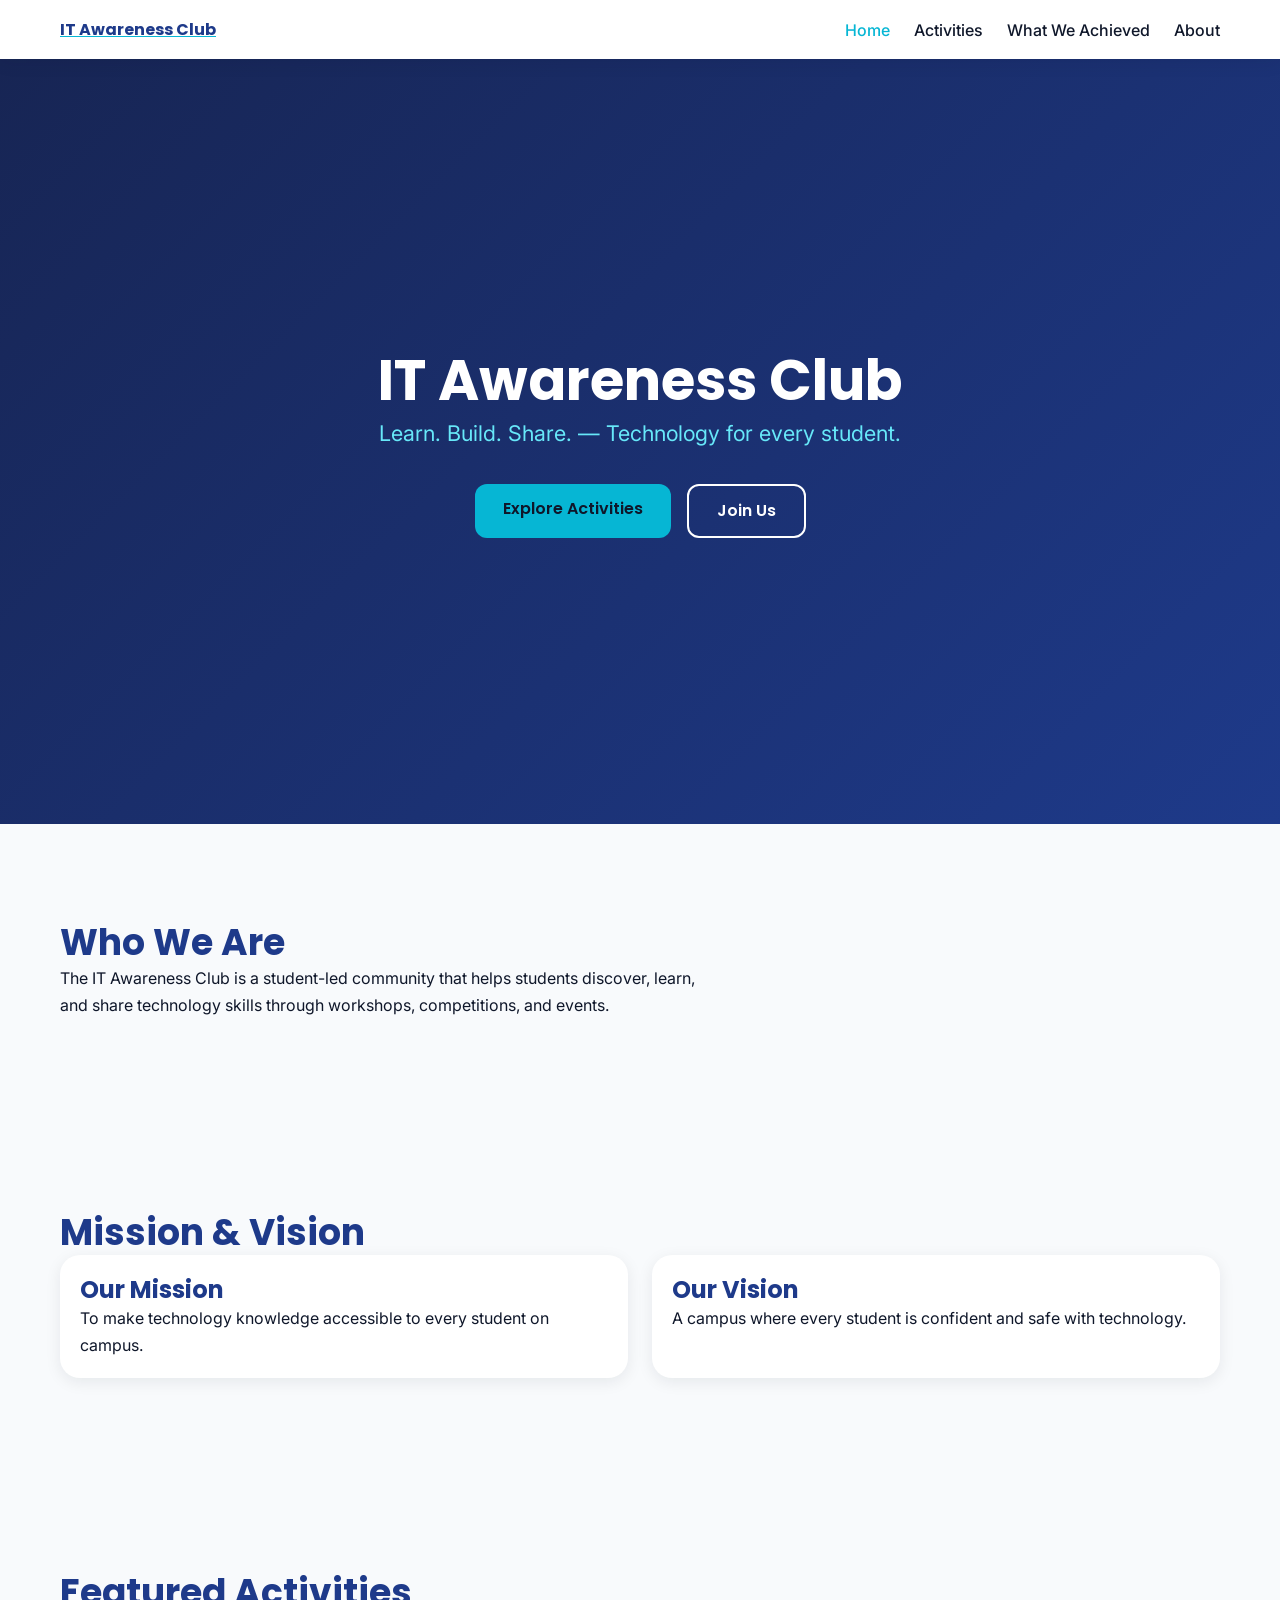
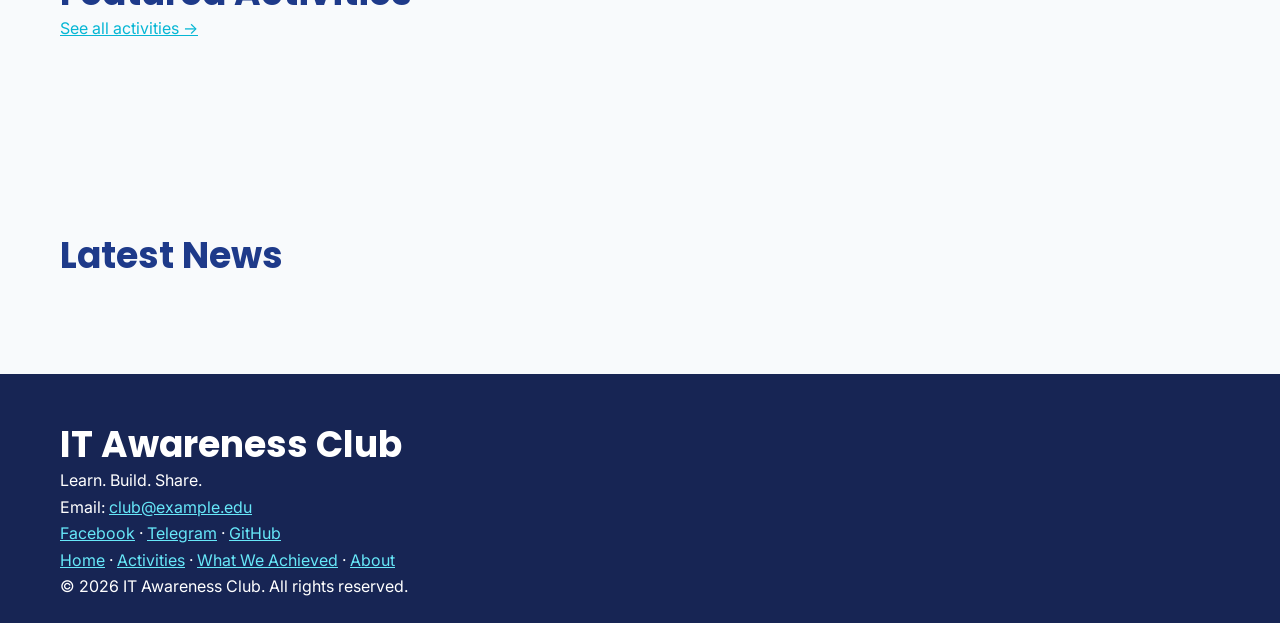
<file: index.html>
<!DOCTYPE html>
<html lang="en">
<head>
  <meta charset="UTF-8">
  <meta name="viewport" content="width=device-width, initial-scale=1.0">
  <title>IT Awareness Club — Learn, Build, Share</title>
  <meta name="description" content="Student IT club: workshops, competitions, and community events. Discover our activities and join us.">

  <!-- Open Graph -->
  <meta property="og:title" content="IT Awareness Club — Learn, Build, Share">
  <meta property="og:description" content="Student IT club: workshops, competitions, and community events. Discover our activities and join us.">
  <meta property="og:type" content="website">
  <meta property="og:image" content="assets/logo/logo.png">

  <!-- Fonts -->
  <link rel="preconnect" href="https://fonts.googleapis.com">
  <link rel="preconnect" href="https://fonts.gstatic.com" crossorigin>
  <link href="https://fonts.googleapis.com/css2?family=Poppins:wght@600;700&family=Inter:wght@400;500&display=swap" rel="stylesheet">

  <!-- Styles -->
  <link rel="stylesheet" href="css/variables.css">
  <link rel="stylesheet" href="css/base.css">
  <link rel="stylesheet" href="css/components.css">
  <link rel="stylesheet" href="css/pages.css">
  <link rel="stylesheet" href="css/animations.css">
  <link rel="icon" href="favicon.ico">
</head>
<body>
  <a class="skip-link" href="#main">Skip to main content</a>

  <div class="preloader" aria-hidden="true"><div class="preloader__spinner"></div></div>

  <header class="navbar">
    <div class="container navbar__inner">
      <a href="index.html" aria-label="IT Awareness Club — Home">
        <strong style="font-family: var(--font-heading); color: var(--color-primary);">IT Awareness Club</strong>
      </a>
      <button class="navbar__toggle" aria-expanded="false" aria-controls="nav-links" aria-label="Toggle menu">
        <svg width="24" height="24" viewBox="0 0 24 24" fill="none" stroke="currentColor" stroke-width="2"><line x1="3" y1="6" x2="21" y2="6"/><line x1="3" y1="12" x2="21" y2="12"/><line x1="3" y1="18" x2="21" y2="18"/></svg>
      </button>
      <ul class="navbar__links" id="nav-links">
        <li><a href="index.html" class="active" aria-current="page">Home</a></li>
        <li><a href="activities.html">Activities</a></li>
        <li><a href="achievements.html">What We Achieved</a></li>
        <li><a href="about.html">About</a></li>
      </ul>
    </div>
  </header>

  <main id="main">
    <!-- Hero -->
    <section class="hero">
      <div class="container">
        <h1 class="fade-up">IT Awareness Club</h1>
        <p class="hero__tagline fade-up fade-up--delay-1">Learn. Build. Share. — Technology for every student.</p>
        <div class="hero__cta fade-up fade-up--delay-2">
          <a class="btn btn--primary" href="activities.html">Explore Activities</a>
          <a class="btn btn--outline" href="about.html" style="color:#fff;border-color:#fff;">Join Us</a>
        </div>
      </div>
    </section>

    <!-- Introduction -->
    <section class="container reveal">
      <h2>Who We Are</h2>
      <p>The IT Awareness Club is a student-led community that helps students discover,
         learn, and share technology skills through workshops, competitions, and events.
         <!-- TODO: replace with the club's real introduction -->
      </p>
    </section>

    <!-- Mission & Vision -->
    <section class="container reveal">
      <h2>Mission &amp; Vision</h2>
      <div class="grid">
        <div class="card"><div class="card__body">
          <h3>Our Mission</h3>
          <p>To make technology knowledge accessible to every student on campus.</p>
        </div></div>
        <div class="card"><div class="card__body">
          <h3>Our Vision</h3>
          <p>A campus where every student is confident and safe with technology.</p>
        </div></div>
      </div>
    </section>

    <!-- Featured activities (static teaser — full list lives on activities.html) -->
    <section class="container reveal">
      <h2>Featured Activities</h2>
      <div class="grid" id="featured-grid">
        <!-- TODO (optional): render top 3 featured items from data/activities.json -->
        <p><a href="activities.html">See all activities →</a></p>
      </div>
    </section>

    <!-- Latest news -->
    <section class="container reveal">
      <h2>Latest News</h2>
      <div id="news-list">
        <!-- TODO (optional): render from data/news.json -->
      </div>
    </section>
  </main>

  <footer class="footer">
    <div class="container">
      <h2 style="color:#fff;">IT Awareness Club</h2>
      <p>Learn. Build. Share.</p>
      <p>Email: <a href="mailto:club@example.edu">club@example.edu</a></p>
      <p>
        <a href="#" aria-label="Facebook">Facebook</a> ·
        <a href="#" aria-label="Telegram">Telegram</a> ·
        <a href="#" aria-label="GitHub">GitHub</a>
      </p>
      <nav aria-label="Footer">
        <a href="index.html">Home</a> ·
        <a href="activities.html">Activities</a> ·
        <a href="achievements.html">What We Achieved</a> ·
        <a href="about.html">About</a>
      </nav>
      <p>© <span id="footer-year"></span> IT Awareness Club. All rights reserved.</p>
    </div>
  </footer>

  <button class="back-to-top" aria-label="Back to top">
    <svg width="20" height="20" viewBox="0 0 24 24" fill="none" stroke="currentColor" stroke-width="2" style="margin:auto;"><polyline points="18 15 12 9 6 15"/></svg>
  </button>

  <script src="js/main.js" defer></script>
  <script src="js/reveal.js" defer></script>
  <script src="js/lightbox.js" defer></script>

</body>
</html>
</file>
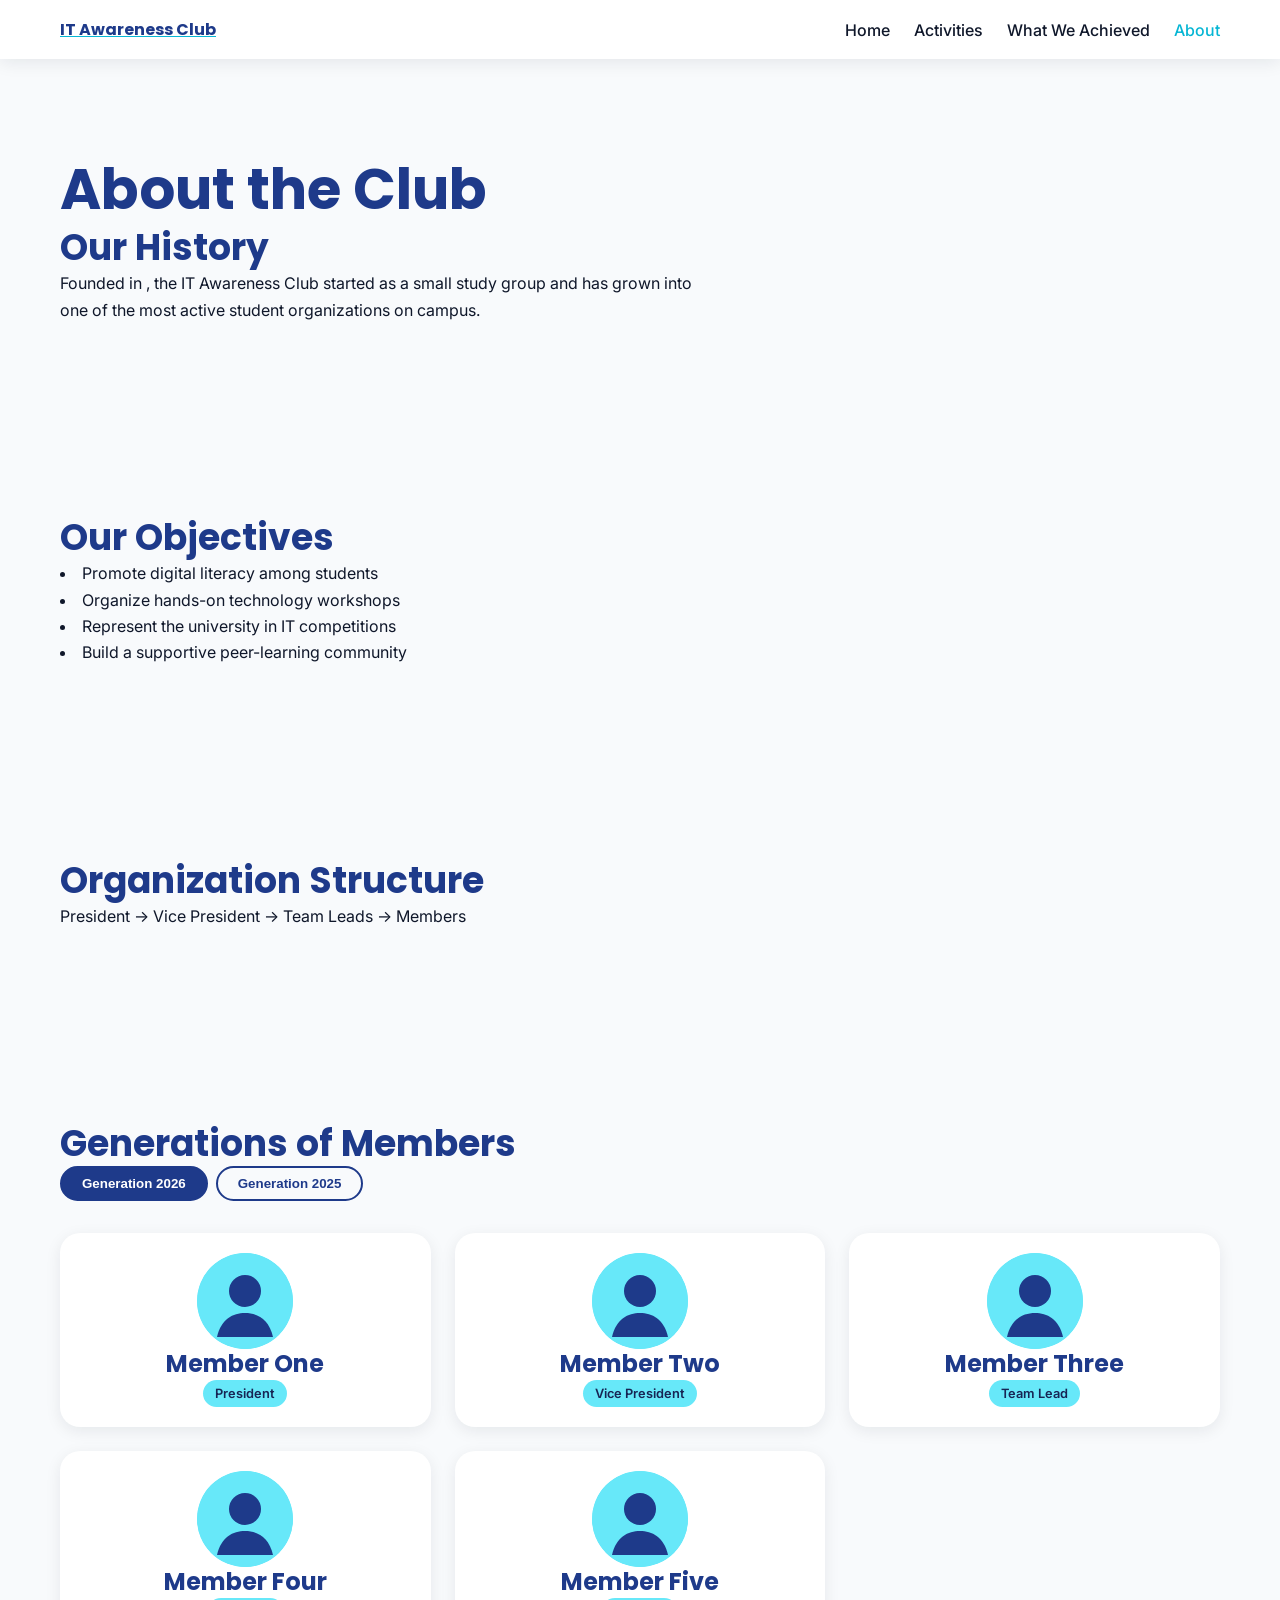
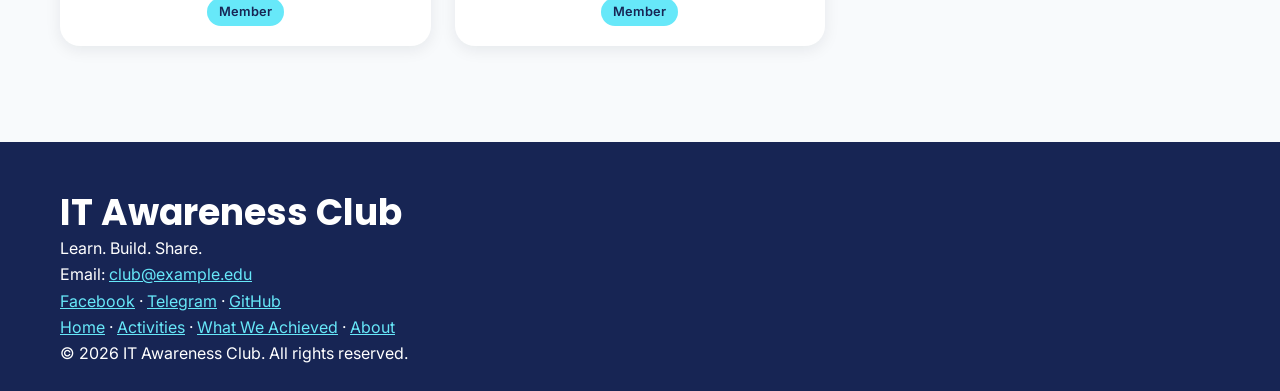
<file: about.html>
<!DOCTYPE html>
<html lang="en">
<head>
  <meta charset="UTF-8">
  <meta name="viewport" content="width=device-width, initial-scale=1.0">
  <title>About — IT Awareness Club</title>
  <meta name="description" content="Our history, objectives, organization structure, and generations of members.">

  <!-- Open Graph -->
  <meta property="og:title" content="About — IT Awareness Club">
  <meta property="og:description" content="Our history, objectives, organization structure, and generations of members.">
  <meta property="og:type" content="website">
  <meta property="og:image" content="assets/logo/logo.png">

  <!-- Fonts -->
  <link rel="preconnect" href="https://fonts.googleapis.com">
  <link rel="preconnect" href="https://fonts.gstatic.com" crossorigin>
  <link href="https://fonts.googleapis.com/css2?family=Poppins:wght@600;700&family=Inter:wght@400;500&display=swap" rel="stylesheet">

  <!-- Styles -->
  <link rel="stylesheet" href="css/variables.css">
  <link rel="stylesheet" href="css/base.css">
  <link rel="stylesheet" href="css/components.css">
  <link rel="stylesheet" href="css/pages.css">
  <link rel="stylesheet" href="css/animations.css">
  <link rel="icon" href="favicon.ico">
</head>
<body>
  <a class="skip-link" href="#main">Skip to main content</a>

  <div class="preloader" aria-hidden="true"><div class="preloader__spinner"></div></div>

  <header class="navbar">
    <div class="container navbar__inner">
      <a href="index.html" aria-label="IT Awareness Club — Home">
        <strong style="font-family: var(--font-heading); color: var(--color-primary);">IT Awareness Club</strong>
      </a>
      <button class="navbar__toggle" aria-expanded="false" aria-controls="nav-links" aria-label="Toggle menu">
        <svg width="24" height="24" viewBox="0 0 24 24" fill="none" stroke="currentColor" stroke-width="2"><line x1="3" y1="6" x2="21" y2="6"/><line x1="3" y1="12" x2="21" y2="12"/><line x1="3" y1="18" x2="21" y2="18"/></svg>
      </button>
      <ul class="navbar__links" id="nav-links">
        <li><a href="index.html">Home</a></li>
        <li><a href="activities.html">Activities</a></li>
        <li><a href="achievements.html">What We Achieved</a></li>
        <li><a href="about.html" class="active" aria-current="page">About</a></li>
      </ul>
    </div>
  </header>

  <main id="main">
    <section class="container reveal">
      <h1>About the Club</h1>
      <h2>Our History</h2>
      <p>Founded in <strong><!-- TODO: year --></strong>, the IT Awareness Club started as a small
         study group and has grown into one of the most active student organizations on campus.</p>
    </section>

    <section class="container reveal">
      <h2>Our Objectives</h2>
      <ul class="reveal-stagger">
        <li style="--i:0;">Promote digital literacy among students</li>
        <li style="--i:1;">Organize hands-on technology workshops</li>
        <li style="--i:2;">Represent the university in IT competitions</li>
        <li style="--i:3;">Build a supportive peer-learning community</li>
      </ul>
    </section>

    <section class="container reveal">
      <h2>Organization Structure</h2>
      <p>President → Vice President → Team Leads → Members</p>
      <!-- TODO: replace with the CSS org-chart component -->
    </section>

    <section class="container">
      <h2>Generations of Members</h2>
      <!-- Tabs + grid rendered by js/about.js from data/members.json -->
      <div class="gen-tabs" id="gen-tabs" role="tablist" aria-label="Member generations"></div>
      <div class="grid gen-grid" id="gen-grid"></div>
    </section>
  </main>

  <footer class="footer">
    <div class="container">
      <h2 style="color:#fff;">IT Awareness Club</h2>
      <p>Learn. Build. Share.</p>
      <p>Email: <a href="mailto:club@example.edu">club@example.edu</a></p>
      <p>
        <a href="#" aria-label="Facebook">Facebook</a> ·
        <a href="#" aria-label="Telegram">Telegram</a> ·
        <a href="#" aria-label="GitHub">GitHub</a>
      </p>
      <nav aria-label="Footer">
        <a href="index.html">Home</a> ·
        <a href="activities.html">Activities</a> ·
        <a href="achievements.html">What We Achieved</a> ·
        <a href="about.html">About</a>
      </nav>
      <p>© <span id="footer-year"></span> IT Awareness Club. All rights reserved.</p>
    </div>
  </footer>

  <button class="back-to-top" aria-label="Back to top">
    <svg width="20" height="20" viewBox="0 0 24 24" fill="none" stroke="currentColor" stroke-width="2" style="margin:auto;"><polyline points="18 15 12 9 6 15"/></svg>
  </button>

  <script src="js/main.js" defer></script>
  <script src="js/reveal.js" defer></script>
  <script src="js/lightbox.js" defer></script>
  <script src="js/about.js" defer></script>
</body>
</html>
</file>
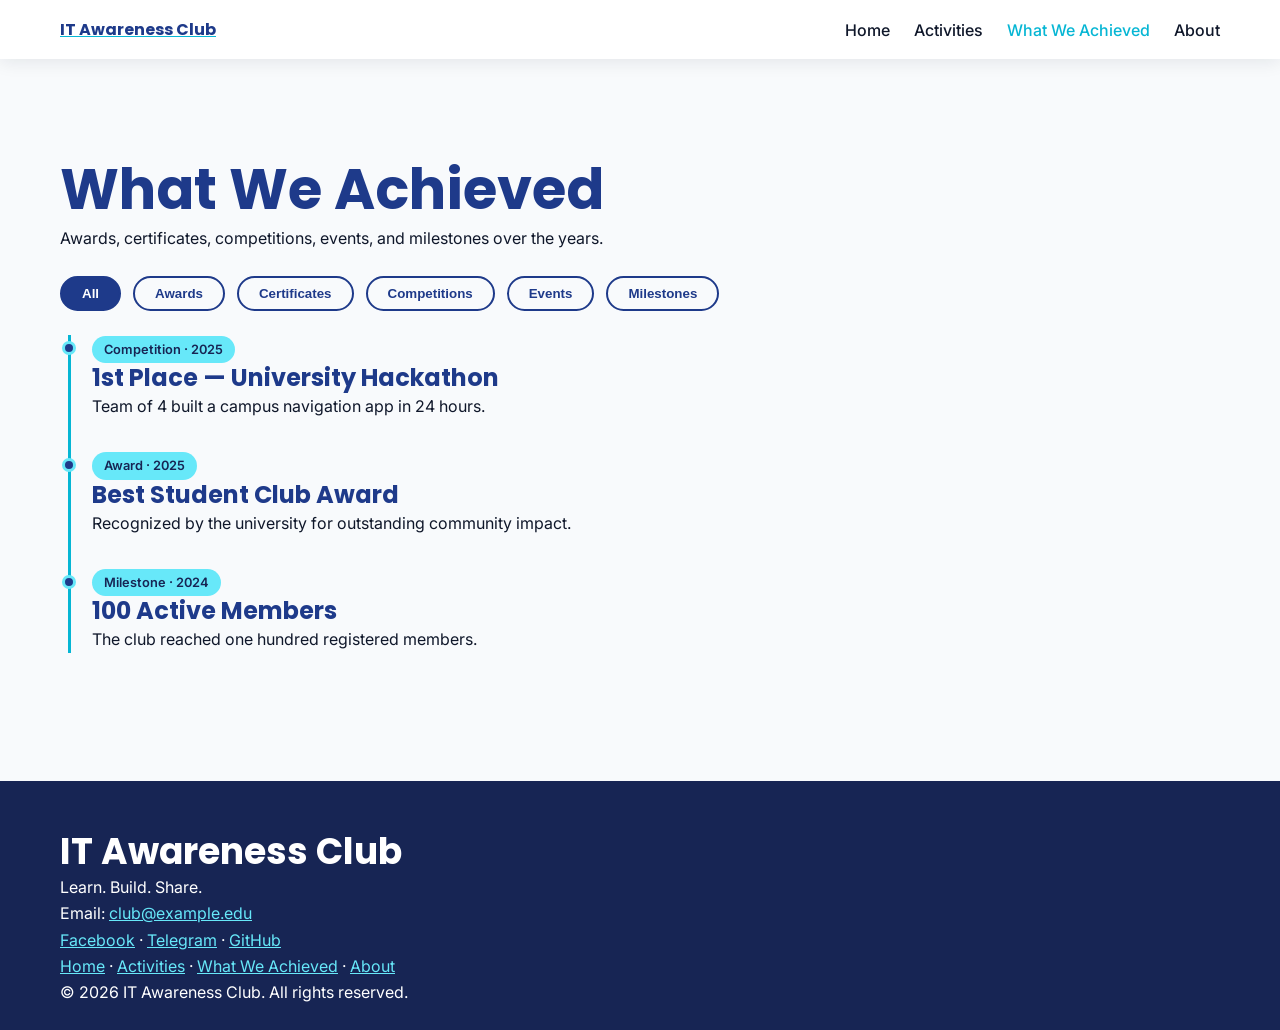
<file: achievements.html>
<!DOCTYPE html>
<html lang="en">
<head>
  <meta charset="UTF-8">
  <meta name="viewport" content="width=device-width, initial-scale=1.0">
  <title>What We Achieved — IT Awareness Club</title>
  <meta name="description" content="Awards, certificates, competitions, and milestones achieved by the IT Awareness Club.">

  <!-- Open Graph -->
  <meta property="og:title" content="What We Achieved — IT Awareness Club">
  <meta property="og:description" content="Awards, certificates, competitions, and milestones achieved by the IT Awareness Club.">
  <meta property="og:type" content="website">
  <meta property="og:image" content="assets/logo/logo.png">

  <!-- Fonts -->
  <link rel="preconnect" href="https://fonts.googleapis.com">
  <link rel="preconnect" href="https://fonts.gstatic.com" crossorigin>
  <link href="https://fonts.googleapis.com/css2?family=Poppins:wght@600;700&family=Inter:wght@400;500&display=swap" rel="stylesheet">

  <!-- Styles -->
  <link rel="stylesheet" href="css/variables.css">
  <link rel="stylesheet" href="css/base.css">
  <link rel="stylesheet" href="css/components.css">
  <link rel="stylesheet" href="css/pages.css">
  <link rel="stylesheet" href="css/animations.css">
  <link rel="icon" href="favicon.ico">
</head>
<body>
  <a class="skip-link" href="#main">Skip to main content</a>

  <div class="preloader" aria-hidden="true"><div class="preloader__spinner"></div></div>

  <header class="navbar">
    <div class="container navbar__inner">
      <a href="index.html" aria-label="IT Awareness Club — Home">
        <strong style="font-family: var(--font-heading); color: var(--color-primary);">IT Awareness Club</strong>
      </a>
      <button class="navbar__toggle" aria-expanded="false" aria-controls="nav-links" aria-label="Toggle menu">
        <svg width="24" height="24" viewBox="0 0 24 24" fill="none" stroke="currentColor" stroke-width="2"><line x1="3" y1="6" x2="21" y2="6"/><line x1="3" y1="12" x2="21" y2="12"/><line x1="3" y1="18" x2="21" y2="18"/></svg>
      </button>
      <ul class="navbar__links" id="nav-links">
        <li><a href="index.html">Home</a></li>
        <li><a href="activities.html">Activities</a></li>
        <li><a href="achievements.html" class="active" aria-current="page">What We Achieved</a></li>
        <li><a href="about.html">About</a></li>
      </ul>
    </div>
  </header>

  <main id="main">
    <section class="container">
      <h1>What We Achieved</h1>
      <p>Awards, certificates, competitions, events, and milestones over the years.</p>

      <div style="display:flex; gap:0.75rem; flex-wrap:wrap; margin-block:1.5rem;">
        <button class="chip active" data-category="All">All</button>
        <button class="chip" data-category="Award">Awards</button>
        <button class="chip" data-category="Certificate">Certificates</button>
        <button class="chip" data-category="Competition">Competitions</button>
        <button class="chip" data-category="Event">Events</button>
        <button class="chip" data-category="Milestone">Milestones</button>
      </div>

      <!-- Timeline rendered by js/achievements.js -->
      <div class="timeline" id="timeline"></div>
    </section>
  </main>

  <footer class="footer">
    <div class="container">
      <h2 style="color:#fff;">IT Awareness Club</h2>
      <p>Learn. Build. Share.</p>
      <p>Email: <a href="mailto:club@example.edu">club@example.edu</a></p>
      <p>
        <a href="#" aria-label="Facebook">Facebook</a> ·
        <a href="#" aria-label="Telegram">Telegram</a> ·
        <a href="#" aria-label="GitHub">GitHub</a>
      </p>
      <nav aria-label="Footer">
        <a href="index.html">Home</a> ·
        <a href="activities.html">Activities</a> ·
        <a href="achievements.html">What We Achieved</a> ·
        <a href="about.html">About</a>
      </nav>
      <p>© <span id="footer-year"></span> IT Awareness Club. All rights reserved.</p>
    </div>
  </footer>

  <button class="back-to-top" aria-label="Back to top">
    <svg width="20" height="20" viewBox="0 0 24 24" fill="none" stroke="currentColor" stroke-width="2" style="margin:auto;"><polyline points="18 15 12 9 6 15"/></svg>
  </button>

  <script src="js/main.js" defer></script>
  <script src="js/reveal.js" defer></script>
  <script src="js/lightbox.js" defer></script>
  <script src="js/achievements.js" defer></script>
</body>
</html>
</file>
<file: css/variables.css>
/* ============================================
   Design tokens — change the theme here only
   ============================================ */
:root {
  /* Colors */
  --color-primary: #1E3A8A;
  --color-primary-dark: #172554;
  --color-accent: #06B6D4;
  --color-accent-light: #67E8F9;
  --color-bg: #F8FAFC;
  --color-surface: #FFFFFF;
  --color-text: #0F172A;
  --color-text-muted: #64748B;
  --color-success: #10B981;
  --color-warning: #F59E0B;

  /* Typography */
  --font-heading: 'Poppins', sans-serif;
  --font-body: 'Inter', sans-serif;

  /* Shape & elevation */
  --radius-md: 12px;
  --radius-lg: 20px;
  --shadow-soft: 0 4px 16px rgba(15, 23, 42, 0.08);
  --shadow-hover: 0 12px 28px rgba(15, 23, 42, 0.14);

  /* Motion & layout */
  --transition: 0.25s ease;
  --container-max: 1200px;
  --section-padding: clamp(3rem, 8vw, 6rem);
}
</file>
<file: css/base.css>
/* Reset + global element styles */
*, *::before, *::after { box-sizing: border-box; margin: 0; padding: 0; }

html { scroll-behavior: smooth; }

body {
  font-family: var(--font-body);
  font-size: 1rem;
  line-height: 1.65;
  color: var(--color-text);
  background: var(--color-bg);
}

h1, h2, h3, h4 { font-family: var(--font-heading); line-height: 1.25; color: var(--color-primary); }
h1 { font-size: clamp(2rem, 5vw, 3.5rem); }
h2 { font-size: clamp(1.5rem, 3.5vw, 2.25rem); }
h3 { font-size: clamp(1.15rem, 2.5vw, 1.5rem); }

p { max-width: 65ch; }
img { max-width: 100%; display: block; }
a { color: var(--color-accent); }
ul { list-style-position: inside; }

.container { max-width: var(--container-max); margin-inline: auto; padding-inline: 1.25rem; }
section { padding-block: var(--section-padding); }

/* Accessibility */
.skip-link {
  position: absolute; top: -100%; left: 1rem;
  background: var(--color-primary); color: #fff;
  padding: 0.5rem 1rem; border-radius: var(--radius-md); z-index: 999;
}
.skip-link:focus { top: 1rem; }

:focus-visible { outline: 2px solid var(--color-accent); outline-offset: 3px; }

.visually-hidden {
  position: absolute; width: 1px; height: 1px;
  clip-path: inset(50%); overflow: hidden; white-space: nowrap;
}

@media (prefers-reduced-motion: reduce) {
  *, *::before, *::after {
    animation-duration: 0.01ms !important;
    transition-duration: 0.01ms !important;
    scroll-behavior: auto !important;
  }
}
</file>
<file: css/pages.css>
/* Page-specific sections */

/* --- Hero (Home) --- */
.hero {
  min-height: 85vh; display: grid; place-items: center; text-align: center;
  background: linear-gradient(135deg, var(--color-primary-dark), var(--color-primary));
  color: #fff;
}
.hero h1 { color: #fff; }
.hero__tagline { color: var(--color-accent-light); font-size: clamp(1rem, 2.5vw, 1.35rem); }
.hero__cta { display: flex; gap: 1rem; justify-content: center; flex-wrap: wrap; margin-top: 2rem; }

/* --- Timeline (Achievements) --- */
.timeline { position: relative; padding-left: 2rem; }
.timeline::before {
  content: ""; position: absolute; left: 0.5rem; top: 0; bottom: 0;
  width: 3px; background: var(--color-accent);
}
.timeline__entry { position: relative; margin-bottom: 2rem; }
.timeline__entry::before {
  content: ""; position: absolute; left: -1.9rem; top: 0.4rem;
  width: 14px; height: 14px; border-radius: 50%;
  background: var(--color-primary); border: 3px solid var(--color-accent-light);
}

/* --- Generations tabs (About) --- */
.gen-tabs { display: flex; gap: 0.5rem; overflow-x: auto; padding-bottom: 0.5rem; }
.gen-grid { margin-top: 1.5rem; }
.member-card { text-align: center; padding: 1.25rem; }
.member-card__photo {
  width: 96px; height: 96px; border-radius: 50%; object-fit: cover;
  margin-inline: auto; background: var(--color-accent-light);
}
</file>
<file: css/animations.css>
/* Scroll-reveal utilities (paired with js/reveal.js) */
.reveal { opacity: 0; transform: translateY(24px); transition: opacity 0.6s ease, transform 0.6s ease; }
.reveal.revealed { opacity: 1; transform: none; }

/* Stagger children: set style="--i: 0/1/2..." on each item */
.reveal-stagger > * { transition-delay: calc(var(--i, 0) * 80ms); }

/* Hero entrance */
@keyframes fadeUp { from { opacity: 0; transform: translateY(24px); } to { opacity: 1; transform: none; } }
.fade-up { animation: fadeUp 0.7s ease both; }
.fade-up--delay-1 { animation-delay: 0.15s; }
.fade-up--delay-2 { animation-delay: 0.3s; }
</file>
<file: css/components.css>
/* Reusable components: navbar, footer, buttons, cards, badges, lightbox... */

/* --- Buttons --- */
.btn {
  display: inline-block; padding: 0.75rem 1.75rem;
  font-family: var(--font-heading); font-weight: 600; font-size: 1rem;
  border: none; border-radius: var(--radius-md); cursor: pointer;
  text-decoration: none; transition: transform var(--transition), box-shadow var(--transition);
}
.btn:hover { transform: translateY(-2px); box-shadow: var(--shadow-hover); }
.btn--primary { background: var(--color-accent); color: var(--color-text); } /* dark text: contrast! */
.btn--outline { background: transparent; color: var(--color-primary); border: 2px solid var(--color-primary); }

/* --- Navbar --- */
.navbar {
  position: sticky; top: 0; z-index: 100;
  background: var(--color-surface); box-shadow: var(--shadow-soft);
  transition: padding var(--transition);
}
.navbar__inner { display: flex; align-items: center; justify-content: space-between; padding-block: 1rem; }
.navbar__links { display: none; list-style: none; gap: 1.5rem; }
.navbar__links a { color: var(--color-text); text-decoration: none; font-weight: 500; }
.navbar__links a.active { color: var(--color-accent); }
.navbar__toggle { background: none; border: none; cursor: pointer; }

@media (min-width: 768px) {
  .navbar__links { display: flex; }
  .navbar__toggle { display: none; }
}

/* --- Card --- */
.card {
  background: var(--color-surface); border-radius: var(--radius-lg);
  box-shadow: var(--shadow-soft); overflow: hidden;
  transition: transform var(--transition), box-shadow var(--transition);
}
.card:hover { transform: translateY(-4px); box-shadow: var(--shadow-hover); }
.card__image-wrap { overflow: hidden; aspect-ratio: 16 / 9; }
.card__image { width: 100%; height: 100%; object-fit: cover; transition: transform var(--transition); }
.card:hover .card__image { transform: scale(1.05); }
.card__body { padding: 1.25rem; }

/* --- Grid helper --- */
.grid { display: grid; gap: 1.5rem; grid-template-columns: repeat(auto-fit, minmax(280px, 1fr)); }

/* --- Badge / filter chip --- */
.badge {
  display: inline-block; padding: 0.2rem 0.75rem;
  background: var(--color-accent-light); color: var(--color-primary-dark);
  border-radius: 999px; font-size: 0.8rem; font-weight: 600;
}
.chip {
  padding: 0.5rem 1.25rem; border: 2px solid var(--color-primary);
  background: transparent; color: var(--color-primary);
  border-radius: 999px; cursor: pointer; font-weight: 600;
  transition: background var(--transition), color var(--transition);
}
.chip.active, .chip:hover { background: var(--color-primary); color: #fff; }

/* --- Footer --- */
.footer { background: var(--color-primary-dark); color: #fff; padding-block: 3rem 1.5rem; }
.footer a { color: var(--color-accent-light); }

/* --- Back to top --- */
.back-to-top {
  position: fixed; bottom: 1.5rem; right: 1.5rem; z-index: 90;
  width: 48px; height: 48px; border-radius: 50%; border: none; cursor: pointer;
  background: var(--color-accent); color: var(--color-text);
  opacity: 0; pointer-events: none; transition: opacity var(--transition);
}
.back-to-top.visible { opacity: 1; pointer-events: auto; }

/* --- Preloader --- */
.preloader {
  position: fixed; inset: 0; z-index: 200; display: grid; place-items: center;
  background: var(--color-surface); transition: opacity 0.4s ease;
}
.preloader.hidden { opacity: 0; pointer-events: none; }
.preloader__spinner {
  width: 48px; height: 48px; border-radius: 50%;
  border: 4px solid var(--color-accent-light); border-top-color: var(--color-primary);
  animation: spin 0.8s linear infinite;
}
@keyframes spin { to { transform: rotate(360deg); } }

/* --- Lightbox --- */
.lightbox {
  position: fixed; inset: 0; z-index: 150; display: none;
  place-items: center; background: rgba(15, 23, 42, 0.85); padding: 2rem;
}
.lightbox.open { display: grid; }
.lightbox img { max-height: 85vh; border-radius: var(--radius-md); }
</file>
